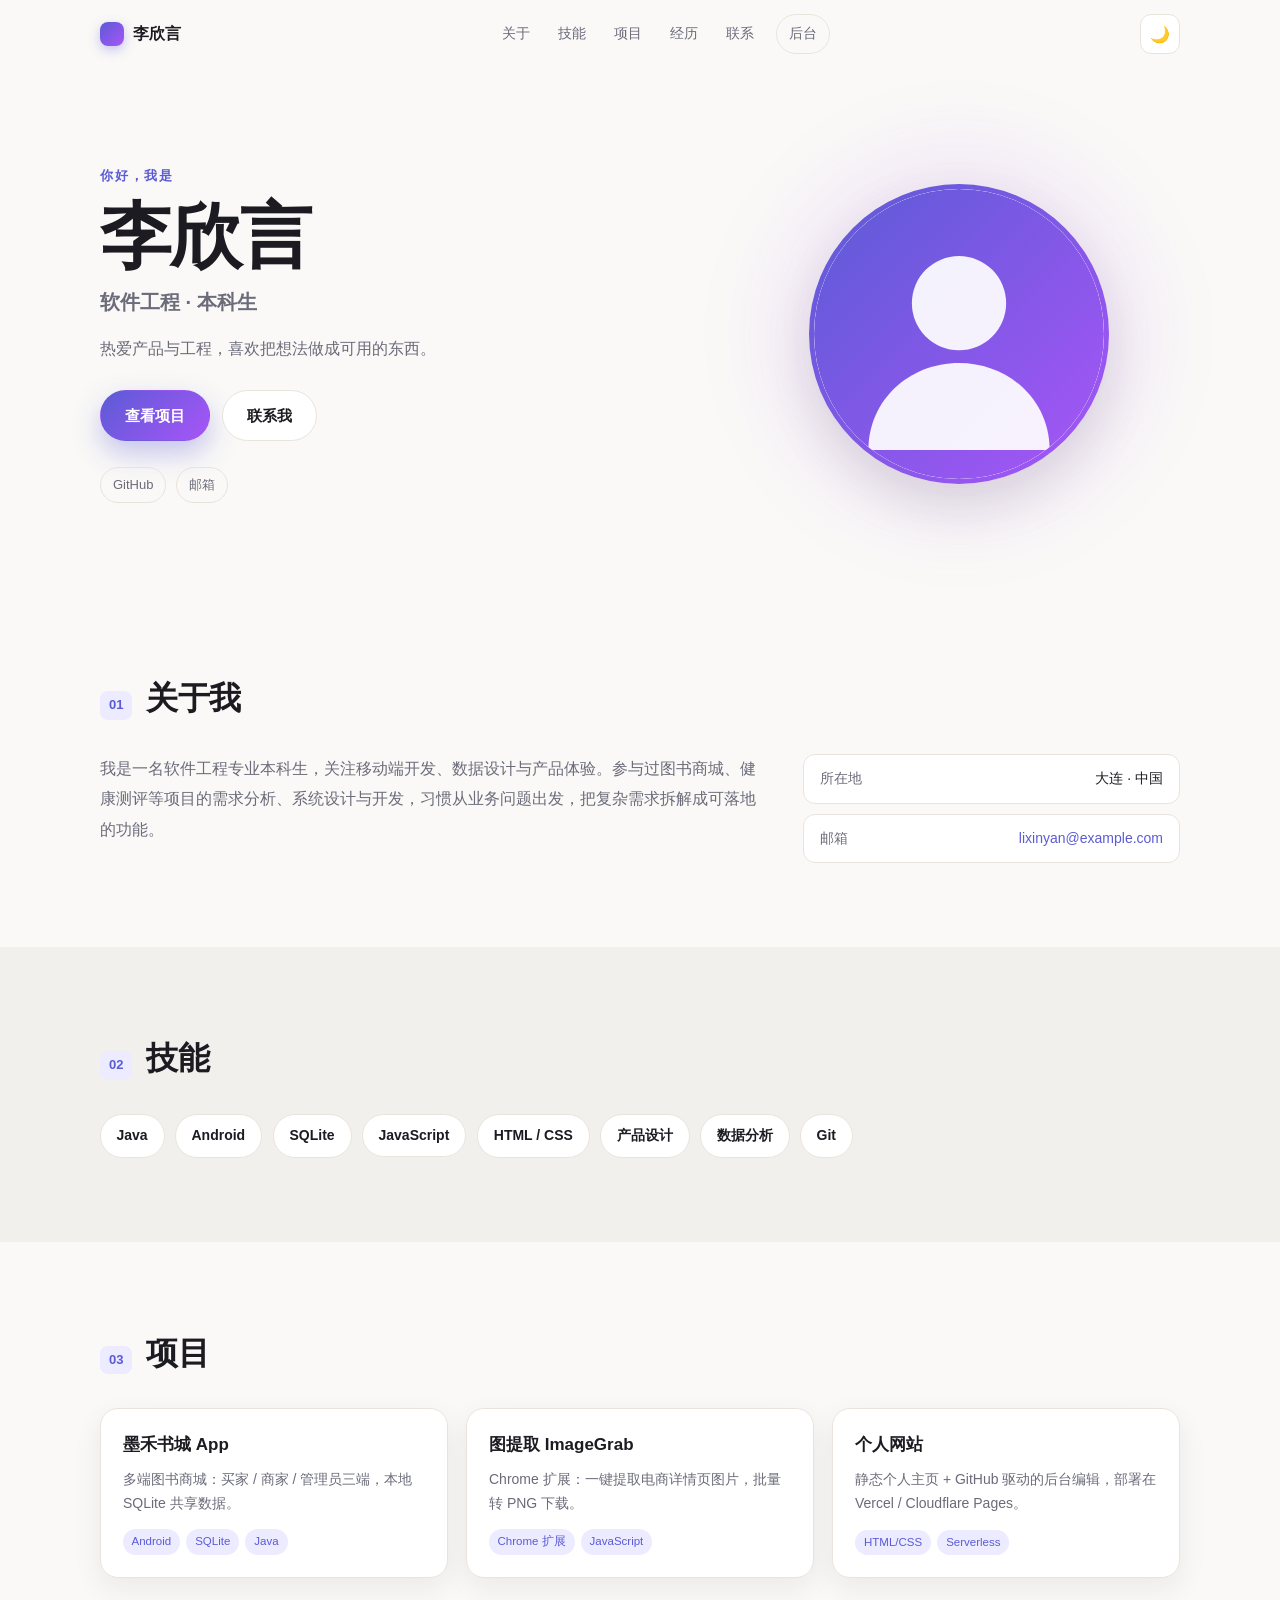
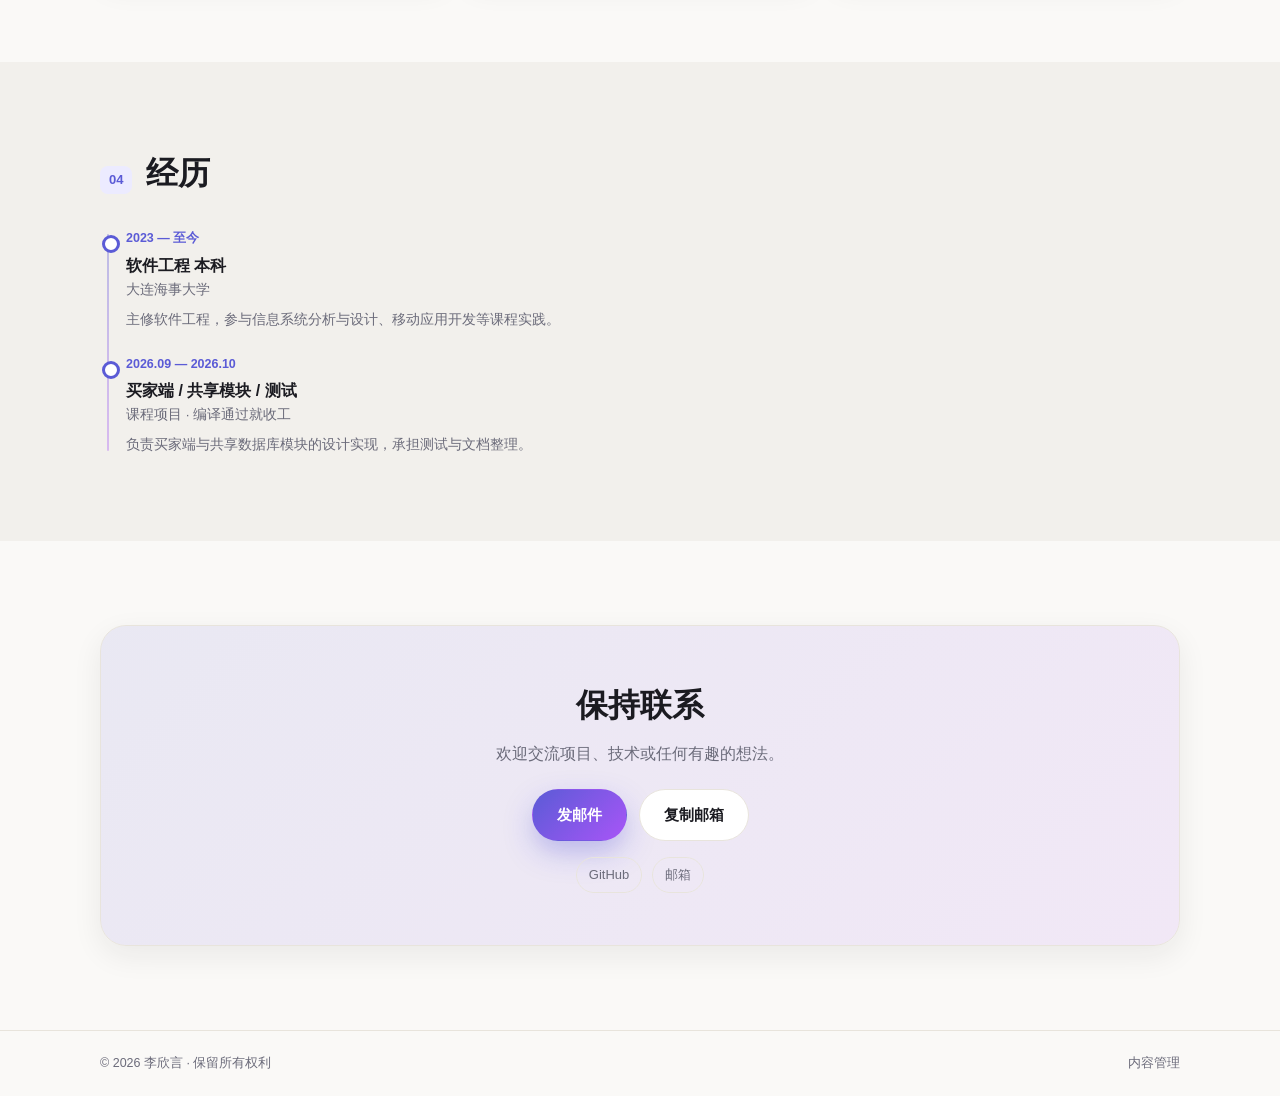
<file: index.html>
<!DOCTYPE html>
<html lang="zh-CN">
<head>
<meta charset="utf-8">
<meta name="viewport" content="width=device-width, initial-scale=1">
<title>李欣言 · 个人主页</title>
<meta name="description" content="李欣言 — 软件工程本科生。关于我、技能、项目、经历与联系方式。">
<meta name="theme-color" content="#5b5bd6">
<link rel="icon" href="assets/favicon.svg" type="image/svg+xml">
<link rel="stylesheet" href="css/style.css">
</head>
<body>
<header class="site-header" id="header">
  <div class="container nav">
    <a class="brand" href="#top"><span class="brand-mark"></span><span id="brandName">李欣言</span></a>
    <button class="menu-toggle" id="menuToggle" type="button" aria-label="打开菜单" aria-expanded="false">☰</button>
    <nav class="nav-links" id="navLinks" aria-label="主导航">
      <a href="#about">关于</a>
      <a href="#skills">技能</a>
      <a href="#projects">项目</a>
      <a href="#experience">经历</a>
      <a href="#contact">联系</a>
      <a href="admin/" class="admin-link">后台</a>
    </nav>
    <button class="theme-toggle" id="themeToggle" type="button" aria-label="切换主题">🌙</button>
  </div>
</header>

<main id="top">
  <!-- Hero -->
  <section class="hero container">
    <div class="hero-text">
      <p class="eyebrow">你好，我是</p>
      <h1 id="name">李欣言</h1>
      <p class="role" id="title">软件工程 · 本科生</p>
      <p class="tagline" id="tagline">热爱产品与工程，喜欢把想法做成可用的东西。</p>
      <div class="actions">
        <a class="btn primary" href="#projects">查看项目</a>
        <a class="btn ghost" href="#contact">联系我</a>
      </div>
      <div class="socials" id="socials"></div>
    </div>
    <div class="hero-avatar">
      <div class="avatar-ring">
        <img id="avatar" src="assets/avatar.svg" alt="头像">
      </div>
      <div class="glow" aria-hidden="true"></div>
    </div>
  </section>

  <!-- 关于 -->
  <section class="section container" id="about">
    <div class="section-head">
      <span class="section-no">01</span>
      <h2>关于我</h2>
    </div>
    <div class="about-grid">
      <p class="bio" id="bio"></p>
      <ul class="facts">
        <li><span class="fact-k">所在地</span><span id="location">—</span></li>
        <li><span class="fact-k">邮箱</span><a id="email" href="#">—</a></li>
      </ul>
    </div>
  </section>

  <!-- 技能 -->
  <section class="section section-alt" id="skills">
    <div class="container">
      <div class="section-head">
        <span class="section-no">02</span>
        <h2>技能</h2>
      </div>
      <div class="chips" id="skillsList"></div>
    </div>
  </section>

  <!-- 项目 -->
  <section class="section container" id="projects">
    <div class="section-head">
      <span class="section-no">03</span>
      <h2>项目</h2>
    </div>
    <div class="cards" id="projectsList"></div>
  </section>

  <!-- 经历 -->
  <section class="section section-alt" id="experience">
    <div class="container">
      <div class="section-head">
        <span class="section-no">04</span>
        <h2>经历</h2>
      </div>
      <div class="timeline" id="experienceList"></div>
    </div>
  </section>

  <!-- 联系 -->
  <section class="section container" id="contact">
    <div class="contact-card">
      <h2>保持联系</h2>
      <p>欢迎交流项目、技术或任何有趣的想法。</p>
      <div class="contact-actions">
        <a class="btn primary" id="mailBtn" href="#">发邮件</a>
        <button class="btn ghost" id="copyBtn" type="button">复制邮箱</button>
      </div>
      <div class="socials" id="contactSocials"></div>
    </div>
  </section>
</main>

<footer class="site-footer">
  <div class="container footer-inner">
    <p>© <span id="year"></span> <span id="footerName">李欣言</span> · 保留所有权利</p>
    <p><a href="admin/">内容管理</a></p>
  </div>
</footer>

<div class="toast" id="toast" role="status" aria-live="polite"></div>
<script src="js/main.js"></script>
</body>
</html>
</file>
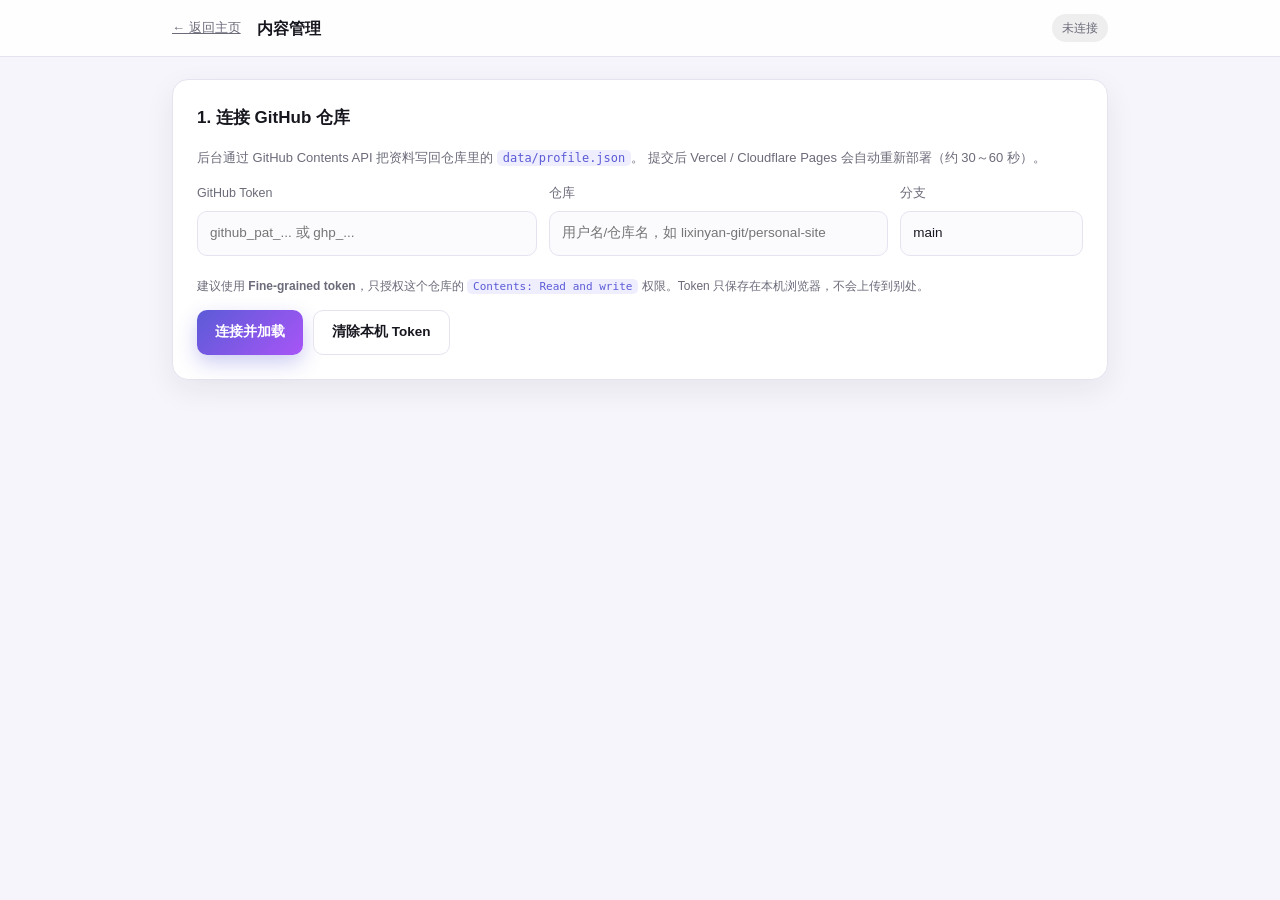
<file: admin/index.html>
<!DOCTYPE html>
<html lang="zh-CN">
<head>
<meta charset="utf-8">
<meta name="viewport" content="width=device-width, initial-scale=1">
<title>内容管理 · 个人网站</title>
<meta name="robots" content="noindex,nofollow">
<link rel="icon" href="../assets/favicon.svg" type="image/svg+xml">
<link rel="stylesheet" href="admin.css">
</head>
<body>
<header class="topbar">
  <div class="topbar-inner">
    <a class="back" href="../">← 返回主页</a>
    <h1>内容管理</h1>
    <span id="statusPill" class="pill">未连接</span>
  </div>
</header>

<main class="wrap">

  <!-- 1. 连接 -->
  <section class="card" id="connectCard">
    <h2>1. 连接 GitHub 仓库</h2>
    <p class="hint">
      后台通过 GitHub Contents API 把资料写回仓库里的 <code>data/profile.json</code>。
      提交后 Vercel / Cloudflare Pages 会自动重新部署（约 30～60 秒）。
    </p>
    <div class="grid-3">
      <label>GitHub Token
        <input id="token" type="password" autocomplete="off" placeholder="github_pat_... 或 ghp_...">
      </label>
      <label>仓库
        <input id="repo" type="text" placeholder="用户名/仓库名，如 lixinyan-git/personal-site">
      </label>
      <label>分支
        <input id="branch" type="text" value="main">
      </label>
    </div>
    <p class="hint small">
      建议使用 <strong>Fine-grained token</strong>，只授权这个仓库的
      <code>Contents: Read and write</code> 权限。Token 只保存在本机浏览器，不会上传到别处。
    </p>
    <div class="actions">
      <button id="connectBtn" class="btn primary" type="button">连接并加载</button>
      <button id="clearTokenBtn" class="btn ghost" type="button">清除本机 Token</button>
    </div>
  </section>

  <!-- 2. 编辑 -->
  <section class="card hidden" id="editorCard">
    <h2>2. 编辑个人信息</h2>

    <h3>基本信息</h3>
    <div class="grid-2">
      <label>姓名 <input id="f_name" type="text"></label>
      <label>头衔 <input id="f_title" type="text" placeholder="软件工程 · 本科生"></label>
    </div>
    <label>一句话介绍 <input id="f_tagline" type="text"></label>
    <label>个人简介 <textarea id="f_bio" rows="4"></textarea></label>
    <div class="grid-3">
      <label>头像地址 <input id="f_avatar" type="text" placeholder="assets/avatar.svg 或 https://..."></label>
      <label>所在地 <input id="f_location" type="text"></label>
      <label>邮箱 <input id="f_email" type="email"></label>
    </div>
    <label>技能（用逗号分隔） <input id="f_skills" type="text" placeholder="Java, Android, SQLite"></label>

    <h3>社交链接 <button class="mini" id="addSocial" type="button">+ 添加</button></h3>
    <div id="socialsList" class="rows"></div>

    <h3>项目 <button class="mini" id="addProject" type="button">+ 添加</button></h3>
    <div id="projectsList" class="rows"></div>

    <h3>经历 <button class="mini" id="addExp" type="button">+ 添加</button></h3>
    <div id="experienceList" class="rows"></div>
  </section>

</main>

<div class="savebar hidden" id="savebar">
  <span class="savehint" id="saveHint">修改后点右侧保存</span>
  <button id="exportBtn" class="btn ghost" type="button">导出 JSON</button>
  <button id="reloadBtn" class="btn ghost" type="button">重新加载</button>
  <button id="saveBtn" class="btn primary" type="button">保存到 GitHub</button>
</div>

<div class="toast" id="toast" role="status" aria-live="polite"></div>
<script src="admin.js"></script>
</body>
</html>
</file>
<file: css/style.css>
/* ============================================================
 * 个人网站 —— 样式
 * 设计：简洁留白 / 蓝紫渐变 / 明暗双主题 / 移动优先
 * ============================================================ */
:root {
  --bg: #faf9f7;
  --bg-alt: #f2f0ec;
  --card: #ffffff;
  --text: #1b1b21;
  --muted: #6b6b7a;
  --line: #e8e4dc;
  --primary: #5b5bd6;
  --primary-2: #a855f7;
  --primary-soft: #ecebff;
  --radius: 18px;
  --radius-sm: 12px;
  --shadow: 0 10px 30px rgba(27, 27, 33, .07);
  --shadow-lg: 0 20px 50px rgba(27, 27, 33, .12);
  --container: 1080px;
  --t: .25s ease;
  --font: -apple-system, BlinkMacSystemFont, "PingFang SC", "Microsoft YaHei", "Segoe UI", sans-serif;
}
[data-theme="dark"] {
  --bg: #0e0e13;
  --bg-alt: #14141b;
  --card: #181820;
  --text: #f1f1f6;
  --muted: #9a9aa8;
  --line: #26262f;
  --primary-soft: #221f3a;
  --shadow: 0 12px 34px rgba(0, 0, 0, .45);
  --shadow-lg: 0 24px 60px rgba(0, 0, 0, .55);
}
* { box-sizing: border-box; }
html { scroll-behavior: smooth; }
body {
  margin: 0; color: var(--text); background: var(--bg);
  font-family: var(--font); font-size: 16px; line-height: 1.7;
  -webkit-font-smoothing: antialiased;
  transition: background .3s ease, color .3s ease;
}
h1, h2, h3, p { margin: 0; }
a { color: inherit; text-decoration: none; }
ul { margin: 0; padding: 0; list-style: none; }
.container { width: min(100% - 44px, var(--container)); margin-inline: auto; }

/* 导航 */
.site-header {
  position: sticky; top: 0; z-index: 50;
  background: color-mix(in srgb, var(--bg) 82%, transparent);
  backdrop-filter: blur(14px);
  -webkit-backdrop-filter: blur(14px);
  border-bottom: 1px solid transparent;
  transition: border-color var(--t), box-shadow var(--t);
}
.site-header.scrolled { border-bottom-color: var(--line); box-shadow: 0 8px 26px rgba(0,0,0,.06); }
.nav { display: flex; align-items: center; justify-content: space-between; height: 68px; gap: 16px; }
.brand { display: flex; align-items: center; gap: 9px; font-weight: 700; letter-spacing: -.01em; }
.brand-mark {
  width: 24px; height: 24px; border-radius: 8px;
  background: linear-gradient(135deg, var(--primary), var(--primary-2));
  box-shadow: 0 4px 12px rgba(91, 91, 214, .35);
}
.nav-links { display: flex; align-items: center; gap: 4px; }
.nav-links a {
  padding: 7px 12px; border-radius: 999px; font-size: 14px; color: var(--muted);
  transition: color var(--t), background var(--t);
}
.nav-links a:hover { color: var(--text); background: var(--bg-alt); }
.nav-links a.active { color: var(--primary); background: var(--primary-soft); }
.nav-links .admin-link { color: var(--muted); border: 1px solid var(--line); margin-left: 6px; }
.nav-links .admin-link:hover { border-color: var(--primary); color: var(--primary); background: transparent; }
.menu-toggle, .theme-toggle {
  display: none; border: 1px solid var(--line); background: var(--card); color: var(--text);
  width: 40px; height: 40px; border-radius: 11px; cursor: pointer; font-size: 16px;
}
.theme-toggle { display: inline-flex; align-items: center; justify-content: center; }

/* Hero */
.hero {
  display: grid; grid-template-columns: 1.15fr .85fr; align-items: center; gap: 40px;
  padding: clamp(56px, 8vw, 96px) 0 clamp(48px, 7vw, 84px);
}
.eyebrow { font-size: 13px; font-weight: 700; letter-spacing: .14em; text-transform: uppercase; color: var(--primary); }
.hero h1 {
  font-size: clamp(40px, 7vw, 72px); line-height: 1.05; margin: 12px 0 10px;
  letter-spacing: -.03em; font-weight: 800;
}
.role { font-size: clamp(16px, 2vw, 20px); color: var(--muted); font-weight: 600; }
.tagline { margin-top: 16px; font-size: 16px; color: var(--muted); max-width: 34em; }
.actions { display: flex; gap: 12px; margin-top: 28px; flex-wrap: wrap; }
.btn {
  display: inline-flex; align-items: center; justify-content: center;
  padding: 12px 24px; border-radius: 999px; border: 1px solid transparent;
  font-size: 15px; font-weight: 600; cursor: pointer; font-family: inherit; transition: var(--t);
}
.btn.primary {
  color: #fff; background: linear-gradient(135deg, var(--primary), var(--primary-2));
  box-shadow: 0 12px 28px rgba(91, 91, 214, .34);
}
.btn.primary:hover { transform: translateY(-2px); box-shadow: 0 18px 38px rgba(91, 91, 214, .42); }
.btn.ghost { color: var(--text); background: var(--card); border-color: var(--line); }
.btn.ghost:hover { border-color: var(--primary); color: var(--primary); transform: translateY(-2px); }
.socials { display: flex; flex-wrap: wrap; gap: 10px; margin-top: 26px; }
.social {
  font-size: 13px; color: var(--muted); padding: 6px 12px; border-radius: 999px;
  border: 1px solid var(--line); transition: var(--t);
}
.social:hover { color: var(--primary); border-color: var(--primary); }

.hero-avatar { position: relative; display: grid; place-items: center; }
.avatar-ring {
  width: clamp(200px, 26vw, 300px); aspect-ratio: 1/1; border-radius: 50%;
  padding: 5px; background: linear-gradient(135deg, var(--primary), var(--primary-2));
  box-shadow: var(--shadow-lg);
}
.avatar-ring img { width: 100%; height: 100%; border-radius: 50%; display: block; background: var(--card); }
.glow {
  position: absolute; width: 120%; aspect-ratio: 1/1; border-radius: 50%; z-index: -1;
  background: radial-gradient(circle, rgba(168, 85, 247, .22), transparent 65%);
  filter: blur(16px);
}

/* 区块 */
.section { padding: clamp(52px, 7vw, 84px) 0; }
.section-alt { background: var(--bg-alt); }
.section-head { display: flex; align-items: baseline; gap: 14px; margin-bottom: 28px; }
.section-no {
  font-size: 13px; font-weight: 800; color: var(--primary);
  background: var(--primary-soft); padding: 3px 9px; border-radius: 8px;
}
.section-head h2 { font-size: clamp(24px, 3vw, 32px); font-weight: 800; letter-spacing: -.02em; }

.about-grid { display: grid; grid-template-columns: 1.6fr .9fr; gap: 32px; align-items: start; }
.bio { font-size: 16px; color: var(--muted); line-height: 1.9; }
.facts { display: grid; gap: 10px; }
.facts li {
  display: flex; justify-content: space-between; gap: 14px;
  padding: 12px 16px; background: var(--card); border: 1px solid var(--line);
  border-radius: var(--radius-sm); font-size: 14px;
}
.fact-k { color: var(--muted); }
.facts a { color: var(--primary); }

.chips { display: flex; flex-wrap: wrap; gap: 10px; }
.chip {
  padding: 9px 16px; border-radius: 999px; background: var(--card);
  border: 1px solid var(--line); font-size: 14px; font-weight: 600;
  transition: var(--t); cursor: default;
}
.chip:hover { border-color: var(--primary); color: var(--primary); transform: translateY(-2px); }

.cards { display: grid; grid-template-columns: repeat(auto-fit, minmax(280px, 1fr)); gap: 18px; }
.card {
  background: var(--card); border: 1px solid var(--line); border-radius: var(--radius);
  padding: 22px; box-shadow: var(--shadow);
  transition: transform var(--t), box-shadow var(--t), border-color var(--t);
}
.card:hover { transform: translateY(-6px); box-shadow: var(--shadow-lg); border-color: color-mix(in srgb, var(--primary) 40%, var(--line)); }
.card h3 { font-size: 17px; font-weight: 700; margin-bottom: 8px; }
.card p { font-size: 14px; color: var(--muted); }
.tags { display: flex; flex-wrap: wrap; gap: 6px; margin-top: 14px; }
.tag {
  font-size: 11.5px; color: var(--primary); background: var(--primary-soft);
  padding: 3px 9px; border-radius: 999px;
}
.card-link { display: inline-block; margin-top: 14px; font-size: 13px; font-weight: 600; color: var(--primary); }
.card-link:hover { text-decoration: underline; }

.timeline { position: relative; padding-left: 26px; display: grid; gap: 22px; }
.timeline::before {
  content: ""; position: absolute; left: 7px; top: 6px; bottom: 6px; width: 2px;
  background: linear-gradient(180deg, var(--primary), var(--primary-2)); opacity: .35; border-radius: 2px;
}
.tl-item { position: relative; }
.tl-item::before {
  content: ""; position: absolute; left: -24px; top: 7px; width: 12px; height: 12px;
  border-radius: 50%; background: var(--card); border: 3px solid var(--primary);
}
.tl-period { font-size: 12.5px; font-weight: 700; color: var(--primary); }
.tl-role { font-size: 16px; font-weight: 700; margin-top: 2px; }
.tl-org { font-size: 13.5px; color: var(--muted); }
.tl-desc { font-size: 14px; color: var(--muted); margin-top: 6px; }

.contact-card {
  background: linear-gradient(135deg, rgba(91, 91, 214, .10), rgba(168, 85, 247, .10));
  border: 1px solid var(--line); border-radius: 26px; padding: clamp(28px, 5vw, 52px);
  text-align: center; box-shadow: var(--shadow);
}
.contact-card h2 { font-size: clamp(24px, 3vw, 32px); font-weight: 800; }
.contact-card p { color: var(--muted); margin-top: 8px; }
.contact-actions { display: flex; gap: 12px; justify-content: center; margin: 22px 0 8px; flex-wrap: wrap; }
.contact-card .socials { justify-content: center; margin-top: 16px; }

.site-footer { border-top: 1px solid var(--line); padding: 22px 0; font-size: 12.5px; color: var(--muted); }
.footer-inner { display: flex; justify-content: space-between; gap: 12px; flex-wrap: wrap; }
.footer-inner a:hover { color: var(--primary); }

/* Toast */
.toast {
  position: fixed; left: 50%; bottom: 26px; transform: translate(-50%, 12px);
  background: rgba(20, 20, 26, .94); color: #fff; font-size: 13.5px;
  padding: 10px 18px; border-radius: 10px; opacity: 0; pointer-events: none;
  transition: var(--t); z-index: 200; max-width: calc(100% - 40px); text-align: center;
}
.toast.show { opacity: 1; transform: translate(-50%, 0); }

/* 入场动画 */
@keyframes fadeUp { from { opacity: 0; transform: translateY(14px); } to { opacity: 1; transform: none; } }
.section-head, .bio, .facts, .chips > *, .cards > *, .timeline > *, .contact-card {
  animation: fadeUp .55s ease both;
}
.cards > :nth-child(2) { animation-delay: .06s; }
.cards > :nth-child(3) { animation-delay: .12s; }
.cards > :nth-child(4) { animation-delay: .18s; }

/* 响应式 */
@media (max-width: 900px) {
  .hero { grid-template-columns: 1fr; gap: 34px; text-align: center; }
  .hero-text { order: 2; }
  .hero-avatar { order: 1; }
  .actions, .socials { justify-content: center; }
  .about-grid { grid-template-columns: 1fr; }
}
@media (max-width: 720px) {
  .container { width: min(100% - 32px, var(--container)); }
  .menu-toggle { display: inline-flex; align-items: center; justify-content: center; }
  .nav-links {
    position: absolute; left: 16px; right: 16px; top: 74px;
    flex-direction: column; align-items: stretch; padding: 10px;
    background: var(--card); border: 1px solid var(--line); border-radius: var(--radius);
    box-shadow: var(--shadow-lg); display: none;
  }
  .nav-links.open { display: flex; }
  .nav-links a { padding: 11px 14px; }
  .nav-links .admin-link { margin-left: 0; text-align: center; }
  .actions .btn, .contact-actions .btn { flex: 1 1 140px; }
}
@media (prefers-reduced-motion: reduce) {
  html { scroll-behavior: auto; }
  * { animation: none !important; transition: none !important; }
}
section[id] { scroll-margin-top: 84px; }
</file>
<file: admin/admin.css>
/* 个人网站 · 后台样式 */
:root {
  --bg: #f6f5fb; --card: #ffffff; --text: #17171f; --muted: #6b6b7a;
  --line: #e6e3f0; --primary: #5b5bd6; --primary-2: #a855f7; --soft: #efeeff;
  --radius: 16px; --shadow: 0 10px 30px rgba(23, 23, 31, .07);
}
* { box-sizing: border-box; }
body {
  margin: 0; background: var(--bg); color: var(--text);
  font: 14px/1.7 -apple-system, BlinkMacSystemFont, "PingFang SC", "Microsoft YaHei", sans-serif;
  padding-bottom: 90px;
}
h1, h2, h3 { margin: 0; }
code { background: var(--soft); color: var(--primary); padding: 1px 6px; border-radius: 5px; font-size: .92em; }
.hidden { display: none !important; }

.topbar {
  position: sticky; top: 0; z-index: 30;
  background: rgba(255,255,255,.86); backdrop-filter: blur(12px);
  border-bottom: 1px solid var(--line);
}
.topbar-inner { max-width: 980px; margin: 0 auto; padding: 14px 22px; display: flex; align-items: center; gap: 16px; }
.topbar h1 { font-size: 16px; font-weight: 700; flex: 1; }
.back { font-size: 13px; color: var(--muted); }
.back:hover { color: var(--primary); }
.pill { font-size: 12px; padding: 4px 10px; border-radius: 999px; background: #eee; color: var(--muted); }
.pill.ok { background: #e6f7ee; color: #12805c; }
.pill.err { background: #fdeaea; color: #c0392b; }

.wrap { max-width: 980px; margin: 22px auto; padding: 0 22px; display: grid; gap: 18px; }
.card { background: var(--card); border: 1px solid var(--line); border-radius: var(--radius); padding: 24px; box-shadow: var(--shadow); }
.card h2 { font-size: 17px; margin-bottom: 14px; }
.card h3 { font-size: 14px; margin: 22px 0 10px; color: var(--primary); display: flex; align-items: center; gap: 10px; }
.hint { color: var(--muted); font-size: 13px; margin: 0 0 14px; }
.hint.small { font-size: 12px; margin-top: 10px; }

.grid-2 { display: grid; grid-template-columns: 1fr 1fr; gap: 12px; }
.grid-3 { display: grid; grid-template-columns: 1.3fr 1.3fr .7fr; gap: 12px; }
label { display: grid; gap: 6px; font-size: 12.5px; color: var(--muted); margin-bottom: 10px; }
input, textarea {
  width: 100%; padding: 10px 12px; border: 1px solid var(--line); border-radius: 10px;
  background: #fbfbfe; color: var(--text); font: inherit; font-size: 13.5px; outline: none;
  transition: border-color .2s, box-shadow .2s;
}
input:focus, textarea:focus { border-color: var(--primary); box-shadow: 0 0 0 3px rgba(91,91,214,.12); }
textarea { resize: vertical; }

.btn {
  display: inline-flex; align-items: center; justify-content: center;
  padding: 10px 18px; border-radius: 10px; border: 1px solid var(--line);
  background: #fff; color: var(--text); font: inherit; font-weight: 600; font-size: 13.5px;
  cursor: pointer; transition: .18s ease;
}
.btn:hover { transform: translateY(-1px); }
.btn.primary { border: none; color: #fff; background: linear-gradient(135deg, var(--primary), var(--primary-2)); box-shadow: 0 8px 20px rgba(91,91,214,.3); }
.btn.ghost:hover { border-color: var(--primary); color: var(--primary); }
.btn:disabled { opacity: .55; cursor: not-allowed; transform: none; }
.actions { display: flex; gap: 10px; flex-wrap: wrap; margin-top: 8px; }
.mini {
  font-size: 12px; padding: 3px 10px; border-radius: 999px; border: 1px dashed var(--line);
  background: transparent; color: var(--muted); cursor: pointer;
}
.mini:hover { border-color: var(--primary); color: var(--primary); }

.rows { display: grid; gap: 10px; }
.row {
  position: relative; border: 1px solid var(--line); border-radius: 12px;
  padding: 12px 40px 12px 12px; background: #fbfbfe;
}
.row .grid-3, .row .grid-2 { margin: 0; }
.row .del {
  position: absolute; top: 8px; right: 8px; width: 26px; height: 26px;
  border-radius: 8px; border: 1px solid var(--line); background: #fff;
  color: var(--muted); cursor: pointer; font-size: 13px; line-height: 1;
}
.row .del:hover { color: #c0392b; border-color: #f0c4c4; }

.savebar {
  position: fixed; left: 0; right: 0; bottom: 0; z-index: 40;
  background: rgba(255,255,255,.94); backdrop-filter: blur(12px);
  border-top: 1px solid var(--line); padding: 12px 22px;
  display: flex; align-items: center; gap: 10px; justify-content: flex-end; flex-wrap: wrap;
}
.savehint { margin-right: auto; font-size: 12.5px; color: var(--muted); }
.toast {
  position: fixed; left: 50%; bottom: 84px; transform: translate(-50%, 12px);
  background: rgba(20,20,26,.94); color: #fff; padding: 10px 18px; border-radius: 10px;
  font-size: 13px; opacity: 0; pointer-events: none; transition: .25s; z-index: 60;
  max-width: calc(100% - 40px); text-align: center;
}
.toast.show { opacity: 1; transform: translate(-50%, 0); }

@media (max-width: 720px) {
  .grid-2, .grid-3 { grid-template-columns: 1fr; }
  .savebar { justify-content: stretch; }
  .savebar .btn { flex: 1 1 auto; }
  .savehint { flex: 1 1 100%; }
}
</file>
